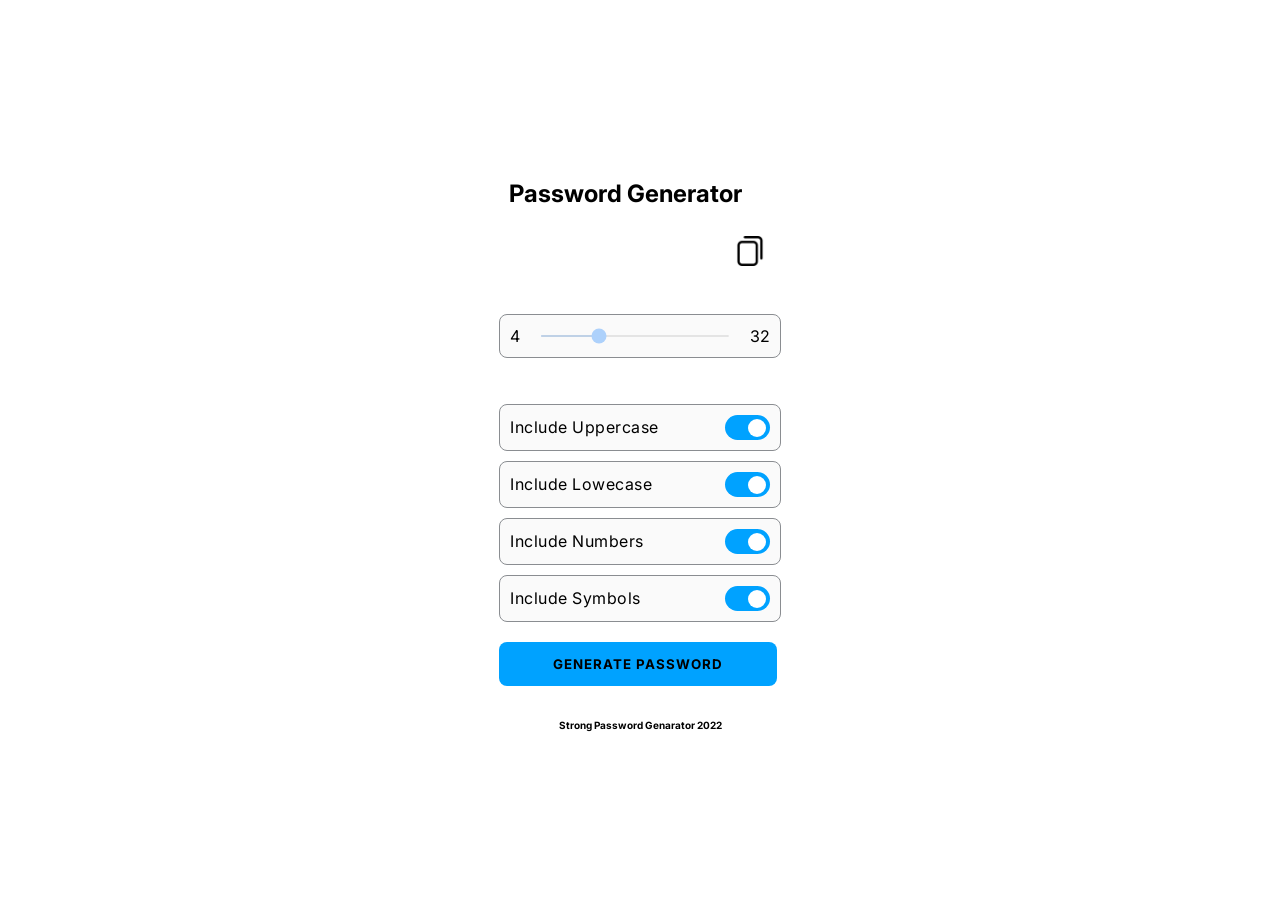
<file: index.html>
<!DOCTYPE html>
<html lang="en">

<head>
    <meta charset="UTF-8">
    <link rel="stylesheet" href="style.css">
    <meta name="viewport" content="width=device-width, initial-scale=1.0">
    <link rel="preconnect" href="https://fonts.gstatic.com">
    <link href="https://fonts.googleapis.com/css2?family=Inter&display=swap" rel="stylesheet">
    <title>Password Generator</title>
</head>

<body>
<form id="passwordGeneratorForm">
    <div class="container">
        <h2>Password Generator</h2>
        <div class="result__container"><span id="result"></span>
          <button id="copy"><img src="copy.png"></img> 
            </button>
        </div>
        <p>LENGTH: <span id="demo"></span></p>
        <div class="options">
            <div class="option"> 4
                <input type="range" min="8" max="32" value="15" class="lslider" id="length">32
            </div>
            <p>SETTINGS</p>
            <div class="option">
                <label>Include Uppercase</label>
                <label class="switch">
                    <input type="checkbox" id="uppercase" checked> <span class="slider_round"></span>
                </label>
            </div>
            <div class="option">
                <label>Include Lowecase</label>
                <label class="switch">
                    <input type="checkbox" id="lowercase" checked> <span class="slider_round"></span> </label>
            </div>
            <div class="option">
                <label>Include Numbers</label>
                <label class="switch">
                    <input type="checkbox" id="numbers" checked> <span class="slider_round"></span> </label>
            </div>
            <div class="option">
                <label>Include Symbols</label>
                <label class="switch">
                    <input type="checkbox" id="symbols" checked> <span class="slider_round"></span> </label>
            </div>
            <button class="btn" id="generate" type="submit">Generate Password</button>
        </div>

    </div>
</form>
    <p> Strong Password Genarator 2022 </p>    
<script src="javaScript.js"></script>
</body>

</html>
</file>
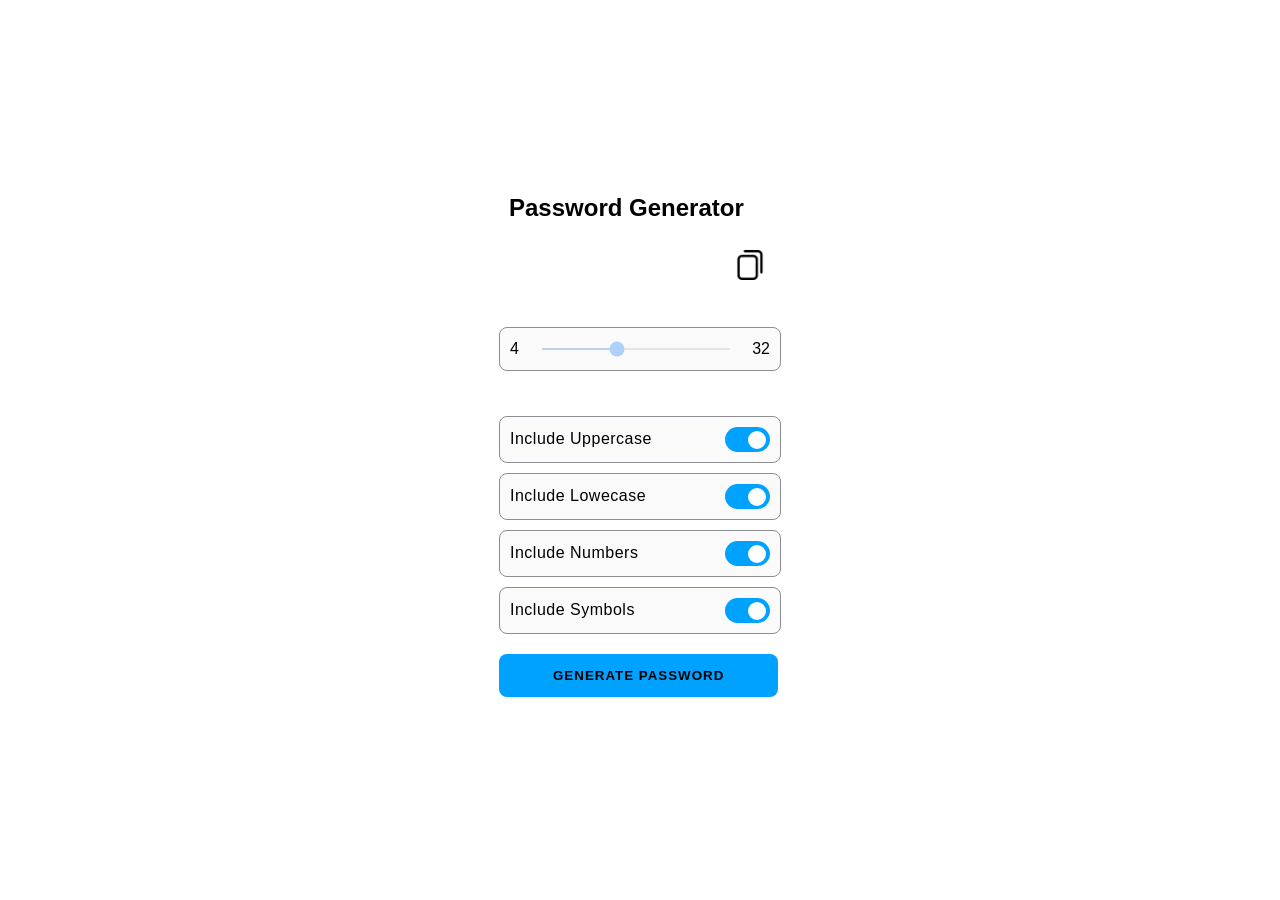
<file: generator.html>
<!DOCTYPE html>
<html lang="en">

<head>
    <meta charset="UTF-8">
    <link rel="stylesheet" href="style.css">
    <meta name="viewport" content="width=device-width, initial-scale=1.0">
    <link rel="preconnect" href="https://fonts.gstatic.com">
    <link href="https://fonts.googleapis.com/css2?family=Oswald&display=swap" rel="stylesheet">
    <title>Password Generator</title>
</head>

<body>
<form id="passwordGeneratorForm">
    <div class="container">
        <h2>Password Generator</h2>
        <div class="result__container"><span id="result"></span>
            <button id="copy"><img src="copy.png"></img>
            </button>
        </div>
        <p>LENGTH: <span id="demo"></span></p>
        <div class="options">
            <div class="option"> 4
                <input type="range" min="4" max="32" value="15" class="lslider" id="length">32
            </div>
            <p>SETTINGS</p>
            <div class="option">
                <label>Include Uppercase</label>
                <label class="switch">
                    <input type="checkbox" id="uppercase" checked> <span class="slider_round"></span>
                </label>
            </div>
            <div class="option">
                <label>Include Lowecase</label>
                <label class="switch">
                    <input type="checkbox" id="lowercase" checked> <span class="slider_round"></span> </label>
            </div>
            <div class="option">
                <label>Include Numbers</label>
                <label class="switch">
                    <input type="checkbox" id="numbers" checked> <span class="slider_round"></span> </label>
            </div>
            <div class="option">
                <label>Include Symbols</label>
                <label class="switch">
                    <input type="checkbox" id="symbols" checked> <span class="slider_round"></span> </label>
            </div>
            <button class="btn" id="generate" type="submit">Generate Password</button>
        </div>

    </div>
</form>
<script src="javaScript.js"></script>
</body>

</html>
</file>
<file: style.css>
* {
    margin: 0;
    padding: 0;
    box-sizing: border-box;
}

body {
    height: 100vh;
    width: 100vw;
    display: flex;
    align-items: center;
    justify-content: center;
    flex-direction: column;
    font-family: Inter, sans-serif;
    background: #ffffff
}

.container {
    color: white;
    padding: 1rem 1.5rem;
    width: 350px;
    
}

h2 {

    padding: 0 0 20px 0;
    color: #000;
    align-content: center;
    padding-left: 20px;
}

.option {
    display: flex;
    justify-content: space-between;
    align-items: center;
    color: black;
    margin: 10px;
    padding: 10px;
    background: #fafafa;
    border-radius: 8px;
    border: .5mm solid rgb(138 141 145);
   
}

.option #length {
    object-position: center;

}

p {
    font-size: 10px;
    font-weight: bold;
    padding: 7px 5px;
}

.result__container {
    height: 50px;
    width: 93%;
    display: flex;
    justify-content: space-between;
    align-items: center;
    padding: 0 10px;
    
    border-radius: 8px;
    margin-left: 10px;
    color: #006dff;
    
}

.result-container #result {
    word-wrap: break-word;
    max-width: calc(100% - 40px);
}

.result__container #copy {
    height: 40px;
    width: 40px;
    color: #ffffff;
    border: none;
    cursor: pointer;
    outline: none;
    background: inherit;
}

.result__container #copy:hover {
    margin-top: 2px;
    
}

.result__container #copy img {
    box-sizing: border-box;
    width: 30px;
     -webkit-transition: margin 0.5s ease-out;
    -moz-transition: margin 0.5s ease-out;
    -o-transition: margin 0.5s ease-out;
}

.switch {
    position: relative;
    display: inline-block;
    width: 45px;
    height: 25px;
}

.switch input {
    opacity: 0;
    width: 0;
    height: 0;
}

.slider_round {
    position: absolute;
    cursor: pointer;
    top: 0;
    left: 0;
    right: 0;
    bottom: 0;
    background-color: #ccc;
    -webkit-transition: .4s;
    transition: .4s;
}

.slider_round:before {
    position: absolute;
    content: "";
    height: 18px;
    width: 18px;
    left: 3px;
    bottom: 3px;
    background-color: white;
    -webkit-transition: .4s;
    transition: .4s;
}

input:checked + .slider_round {
    background-color:#00a2ff;
}

input:focus + .slider_round {
    box-shadow: 0 0 1px #2196F3;
}

input:checked + .slider_round:before {
    -webkit-transform: translateX(20px);
    -ms-transform: translateX(20px);
    transform: translateX(20px);
}

.slider_round {
    border-radius: 34px;
}

.slider_round:before {
    border-radius: 50%;
}

.btn {

    user-select: none;
    font-family: Inter, sans-serif;
    position: relative;
    margin: 10px 10px;
    padding: 14px 54px;
    border-radius: 8px;
    background-color: #00a2ff;
    border: none;
    letter-spacing: 1px;
    font-weight: bold;
    text-transform: uppercase;
    cursor: pointer;
    transition: all 150ms ease;
}
.btn:active {
    transform: translateY(-3%);
    box-shadow: 0 4px 8px rgba(255, 255, 255, 0.08);
}

/*slider range */

.lslider {
    width: calc(100% - (70px));
    height: 2px;

    background: rgba(255, 255, 255, 0.314);
    outline: none;
    opacity: 0.3;
    -webkit-transition: .2s;
    justify-content: center;
    align-items: center;
    background: rgba(255, 255, 255, 0.08);
    border-radius: 8px;
    margin: 10px 0;
    transition: opacity .2s;
}

.lslider::-webkit-slider-thumb {
    -webkit-appearance: none;
    width: 20px;
    height: 20px;
    border-radius: 50%;
    background: white;
    cursor: pointer;
    transition: all 0.15s ease-in-out;
}

/*pop up circle */
.lslider::-webkit-slider-thumb:hover {
    background: #d4d4d4;
    transform: scale(1.2);
}

.lslider:hover {
    opacity: 2;
}

label {
    letter-spacing: 0.5px;
}
</file>
